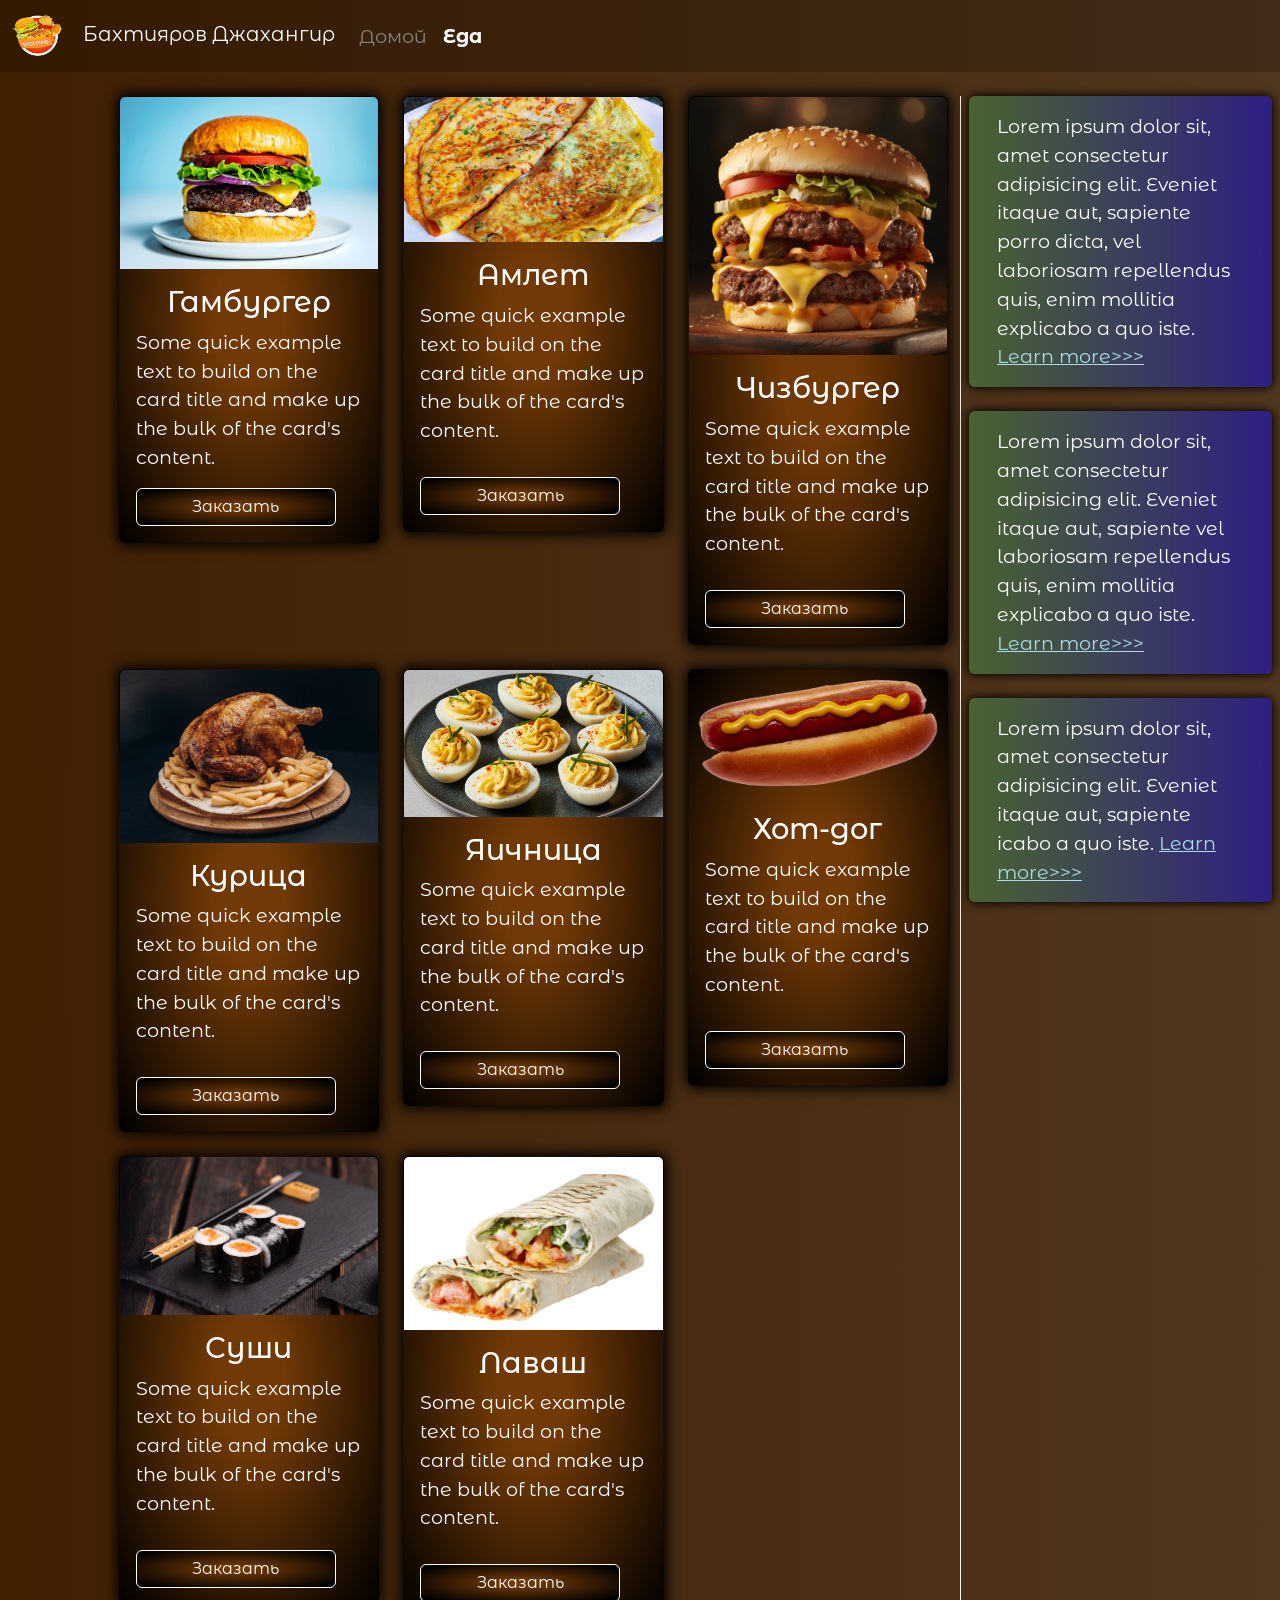
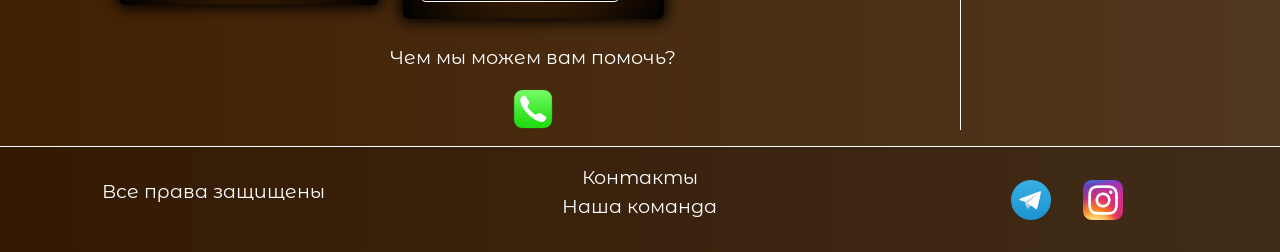
<file: pricing.html>
<!DOCTYPE html>
<html lang="en">

<head>
    <meta charset="UTF-8">
    <meta name="viewport" content="width=device-width, initial-scale=1.0">
    <link href="https://cdn.jsdelivr.net/npm/bootstrap@5.0.2/dist/css/bootstrap.min.css" rel="stylesheet" integrity="sha384-EVSTQN3/azprG1Anm3QDgpJLIm9Nao0Yz1ztcQTwFspd3yD65VohhpuuCOmLASjC" crossorigin="anonymous">
    <link rel="stylesheet" href="source/styles/mycss.css">
    <title>Быстрая еда от Джахи</title>
<body>
    <header>
        <nav class="navbar navbar-expand-lg navbar-light">
            <div class="container-fluid">
                <a class="navbar-brand" href="/"><img src="source/files/logo.png" alt="логотип">  Бахтияров Джахангир</a>
                <button class="navbar-toggler" type="button" data-bs-toggle="collapse" data-bs-target="#navbarNav"
                    aria-controls="navbarNav" aria-expanded="false" aria-label="Toggle navigation">
                    <span class="navbar-toggler-icon"></span>
                </button>
                <div class="collapse navbar-collapse" id="navbarNav">
                    <ul class="navbar-nav">
                        <li class="nav-item">
                            <a class="nav-link" aria-current="page" href="/">Домой</a>
                        </li>
                        <li class="nav-item">
                            <a class="nav-link active" href="pricing.html">Еда</a>
                        </li>
                    </ul>
                </div>
            </div>
        </nav>
    </header>

    <section>
        <div class="container-fluid mt-4">
            <div class="row">
                <div class="col-lg-1">

                </div>
                <div class="col-lg-8 col-md-12">
                    <div class="row">
                        <div class="col-lg-4 col-md-6">
                            <div class="card">
                                <a href="#">
                                    <img src="source/images/hamburger.avif" class="card-img-top" alt="...">
                                    <div class="card-body">
                                        <h5 class="card-title">Гамбургер</h5>
                                        <p class="card-text">Some quick example text to build on the card title and make up
                                            the bulk of the card's content.</p>
                                        <a href="/" class="btn btn-primary">Заказать</a>
                                    </div> 
                                </a>
                            </div>
                        </div>
                        <div class="col-lg-4 col-md-6">
                            <div class="card">
                                <img src="source/images/amlet.jpg" class="card-img-top" alt="...">
                                <div class="card-body">
                                    <h5 class="card-title">Амлет</h5>
                                    <p class="card-text">Some quick example text to build on the card title and make up
                                        the bulk
                                        of the card's content.</p>
                                    <a href="#" class="btn btn-primary">Заказать</a>
                                </div>
                            </div>
                        </div>
                        <div class="col-lg-4 col-md-6">
                            <div class="card">
                                <img src="source/images/cheeseburger.png" class="card-img-top" alt="...">
                                <div class="card-body">
                                    <h5 class="card-title">Чизбургер</h5>
                                    <p class="card-text">Some quick example text to build on the card title and make up
                                        the bulk
                                        of the card's content.</p>
                                    <a href="#" class="btn btn-primary">Заказать</a>
                                </div>
                            </div>
                        </div>
                        <div class="col-lg-4 col-md-6 mt-4">
                            <div class="card">
                                <img src="source/images/chiken.webp" class="card-img-top" alt="...">
                                <div class="card-body">
                                    <h5 class="card-title">Курица</h5>
                                    <p class="card-text">Some quick example text to build on the card title and make up
                                        the bulk
                                        of the card's content.</p>
                                    <a href="#" class="btn btn-primary">Заказать</a>
                                </div>
                            </div>
                        </div>
                        <div class="col-lg-4 col-md-6 mt-4">
                            <div class="card">
                                <img src="source/images/eggs.jpg" class="card-img-top" alt="...">
                                <div class="card-body">
                                    <h5 class="card-title">Яичница</h5>
                                    <p class="card-text">Some quick example text to build on the card title and make up
                                        the bulk
                                        of the card's content.</p>
                                    <a href="#" class="btn btn-primary">Заказать</a>
                                </div>
                            </div>
                        </div>
                        <div class="col-lg-4 col-md-6 mt-4">
                            <div class="card">
                                <img src="source/images/hot-dog.png" class="card-img-top" alt="...">
                                <div class="card-body">
                                    <h5 class="card-title">Хот-дог</h5>
                                    <p class="card-text">Some quick example text to build on the card title and make up
                                        the bulk
                                        of the card's content.</p>
                                    <a href="#" class="btn btn-primary">Заказать</a>
                                </div>
                            </div>
                        </div>
                        <div class="col-lg-4 col-md-6 mt-4">
                            <div class="card">
                                <img src="source/images/суши.jpg" class="card-img-top" alt="...">
                                <div class="card-body">
                                    <h5 class="card-title">Суши</h5>
                                    <p class="card-text">Some quick example text to build on the card title and make up
                                        the bulk
                                        of the card's content.</p>
                                    <a href="#" class="btn btn-primary">Заказать</a>
                                </div>
                            </div>
                        </div>
                        <div class="col-lg-4 col-md-6 mt-4">
                            <div class="card">
                                <img src="source/images/шаурма-и-шаурма-мини.jpg" class="card-img-top" alt="...">
                                <div class="card-body">
                                    <h5 class="card-title">Лаваш</h5>
                                    <p class="card-text">Some quick example text to build on the card title and make up
                                        the bulk of the card's content.</p>
                                    <a href="#" class="btn btn-primary">Заказать</a>
                                </div>
                            </div>
                        </div>
                    </div>
                    <div class="col-lg-12 col-md-12 text-center mt-4">
                        <p>Чем мы можем вам помочь?</p>
                    </div>
                    <div class="col-lg-12 col-md-12 text-center">
                        <img class="phone-icon" style="width: 40px;" src="source/files/phoneIcon.png" alt="">
                    </div>
                </div>

                <div class="col-lg-3 col-md-12 right-panel">
                    <div class="row px-2">
                        <div class="col-lg-12 right-bar rounded">
                            <p class="m-3">Lorem ipsum dolor sit, amet consectetur adipisicing elit. Eveniet itaque aut, sapiente
                                porro dicta, vel laboriosam repellendus quis, enim mollitia explicabo a quo iste. <a
                                    href="#">Learn more>>></a></p>
                        </div>
                        <div class="col-lg-12  right-bar mt-4 rounded">
                            <p class="m-3">Lorem ipsum dolor sit, amet consectetur adipisicing elit. Eveniet itaque aut, sapiente
                                vel laboriosam repellendus quis, enim mollitia explicabo a quo iste. <a href="#">Learn
                                    more>>></a></p>
                        </div>
                        <div class="col-lg-12  right-bar mt-4 rounded">
                            <p class="m-3">Lorem ipsum dolor sit, amet consectetur adipisicing elit. Eveniet itaque aut, sapiente
                                icabo a quo iste. <a href="#">Learn more>>></a></p>
                        </div>
                    </div>
                </div>
            </div>

        </div>
    </section>

    <footer>
        <div class="container-fluid">
            <div class="row">
                <div class="col-lg-4 col-md-12 footer-text text-center">
                    <p>Все права защищены</p>
                </div>
                <div class="col-lg-4 col-md-12 footer-text text-center">
                    <p>Контакты<br>Наша команда</p>
                </div>
                <div class="col-lg-4 col-md-12 media-links">
                    <a target="_blank" href="https://t.me/bakhtiyarov_dj"><img style="width: 40px; margin-inline: 1rem;" src="source/files/telegram-logo.webp" alt=""></a>
                    <a target="_blank" href="https://instagram.com/bakhtiyarov_dj"><img style="width: 40px; margin-inline: 1rem;" src="source/files/Instagram_icon.png.webp" alt=""></a>
                </div>
            </div>
        </div>
    </footer>

    <script src="https://cdn.jsdelivr.net/npm/bootstrap@5.3.2/dist/js/bootstrap.bundle.min.js"
        integrity="sha384-C6RzsynM9kWDrMNeT87bh95OGNyZPhcTNXj1NW7RuBCsyN/o0jlpcV8Qyq46cDfL"
        crossorigin="anonymous"></script>
</body>

</html>
</file>
<file: source/styles/mycss.css>
@import url('https://fonts.googleapis.com/css?family=Montserrat Alternates&display=swap');
body{
    background: linear-gradient(90deg,rgb(65, 32, 2) 0%,#50371f 100%);
    font-family: Montserrat Alternates;
    font-size: 1.2em;
}
p{
    color: white;
}
.navbar-light{
    background-color: #00000033;
}
.navbar-nav>.nav-item>.nav-link{
    color: rgb(133, 133, 133);
}
.navbar-nav>.nav-item>.nav-link.active{
    color: rgb(255, 255, 255);
    font-weight: bold;
}
.container-fluid>.navbar-brand{
    color: white;
}
.navbar-brand img{
    width: 50px;
    margin-right: 1rem;
}
.navbar-toggler{
    border: none;
    background-color: #d1d1d1;
}
.card-title{
    text-align: center;
    font-size: 1.5em;
}
.card{
    box-shadow: 0px 0px 14px 3px #000000;
    background-color: #000000;
    color: white;
    background: radial-gradient(#703906 20%,#000000 100%);
}
.card a{
    text-decoration: none;
    color: white;
}
.btn{
    background: radial-gradient(#703906 10%,#000000 90%);
    border-color: #ffffff;
    padding-inline: 30px;
    width: 200px;
    margin-top: 1em;
    color: white;
}
.right-panel{
    border-left: 1px solid rgb(255, 255, 255);
}
.card .card-body:hover,
.card img:hover,
.btn:hover,
.right-bar p:hover{
    animation: card-hover-animation 0.5s ease 0s 1 normal forwards;
    border-color: rgb(95, 95, 95);
}
@keyframes card-hover-animation {
	0%,
	100% {
		transform: translateX(0%);
		transform-origin: 50% 50%;
	}
	15% {
		transform: translateX(-10px) rotate(-6deg);
	}

	30% {
		transform: translateX(5px) rotate(6deg);
	}

	45% {
		transform: translateX(-5px) rotate(-3.6deg);
	}

	60% {
		transform: translateX(3px) rotate(2.4deg);
	}

	75% {
		transform: translateX(-2px) rotate(-1.2deg);
	}
}
.right-bar{
    color: rgb(255, 255, 255);
    background: linear-gradient(90deg,#496331 0%,#2e1f83 100%);
    box-shadow: 0px 0px 10px 1px #000000;

}
.right-bar a{
    color: lightblue;
}
.right-bar p:hover{
    animation: card-hover-animation 0.5s ease 0s 1 normal forwards;
}
.slide-text,
.footer-text{
    color: white;
    margin: auto auto;

}  
@media (max-width: 991px){
    .right-panel{
        border-left: none;
    }
} 
@media(max-width: 755px){
    .carousel-indicators{
        display: none;
    }
}
.phone-icon{
    animation: phone-animation 0.5s ease 0s infinite;
    cursor: pointer;
}
@keyframes phone-animation {
	0%,
	100% {
		transform: translateY(5px);
	}
	20% {
		transform: translateY(-5px);
	}
	40% {
		transform: translateY(5px);
	}
	60% {
		transform: translateY(-5px);
	}
	80% {
		transform: translateY(5px);
	}
	
}
footer{
    border-top: 1px solid rgb(255, 255, 255);
    padding-block: 1rem;
    margin-top: 1rem;
    background-color: #00000033;
}
.media-links{
    display: flex;
    justify-content: center;
    align-items: center;
}
#carouselExampleIndicators{
    background: radial-gradient(#703906 20%,#000000 100%);
    box-shadow: 0px 0px 14px 3px #000000;
}
</file>
